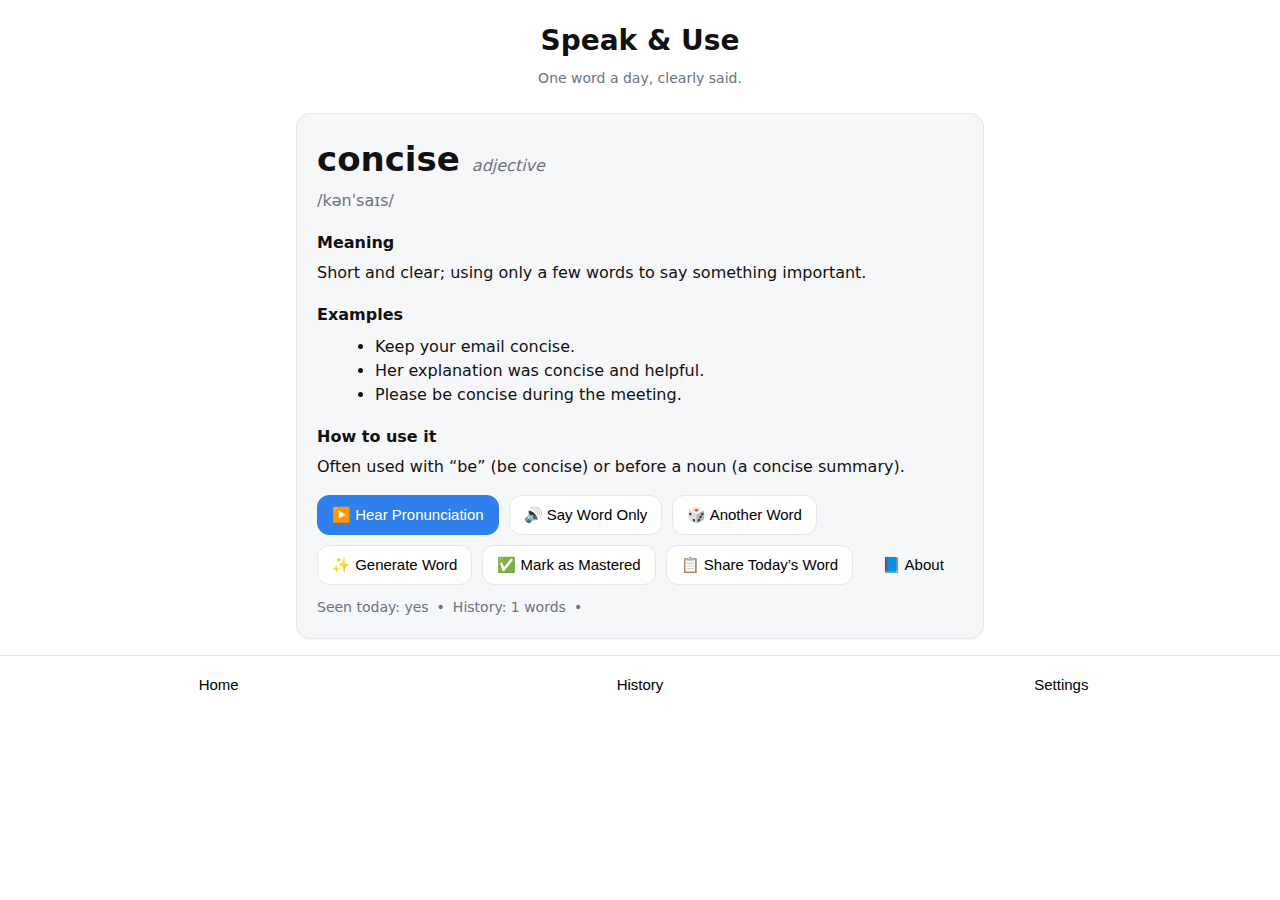
<file: index.html>
<!DOCTYPE html> <!-- Tell the browser this is HTML5 -->
<html lang="en"> <!-- Start of the page; primary language is English -->
<head> <!-- Hidden setup area -->
  <link rel="manifest" href="manifest.webmanifest">
  <meta name="theme-color" content="#2f80ed">
  <meta charset="UTF-8" /> <!-- Support all normal characters -->
  <meta name="viewport" content="width=device-width, initial-scale=1.0" /> <!-- Fit phones -->
  <title>Speak & Use</title> <!-- Text on the browser tab -->
  <link rel="stylesheet" href="style.css" /> <!-- Attach our styles -->
</head>
<body> <!-- Everything visible goes here -->
  <header class="app-header"> <!-- Top section of the page -->
    <h1 class="app-title">Speak & Use</h1> <!-- Big app title -->
    <p class="app-tagline">One word a day, clearly said.</p> <!-- Short description -->
  </header>

  <main class="container"> <!-- Center content and set max width -->
  <section id="screen-home" class="screen active">
  <div class="card word-card">
    <div class="word-row">
      <h2 id="wordText" class="word">concise</h2>
      <span id="partOfSpeech" class="pos">adjective</span>
    </div>
    <div id="ipa" class="ipa">/kənˈsaɪs/</div>

    <h3 class="section-title">Meaning</h3>
    <p id="meaning" class="meaning">
      Expressing much in few words; short and clear.
    </p>

    <h3 class="section-title">Examples</h3>
    <ul id="examples" class="examples">
      <li>Keep your email concise.</li>
      <li>The guide is concise and useful.</li>
      <li>Please be concise during the meeting.</li>
    </ul>

    <h3 class="section-title">How to use it</h3>
    <p id="tip" class="meaning">
      Often used with “be” (be concise) or before a noun (a concise summary).
    </p>

    <div class="actions">
      <button id="btnSpeak" class="btn primary">▶️ Hear Pronunciation</button>
      <button id="btnSpeakWordOnly" class="btn">🔊 Say Word Only</button>
      <button id="btnAnother" class="btn">🎲 Another Word</button>
      <button id="btnGenerate" class="btn">✨ Generate Word</button>
      <button id="btnToggleMastered" class="btn">✅ Mark as Mastered</button>
      <button id="btnShare" class="btn">📋 Share Today’s Word</button>
      <button class="tab" data-target="screen-about">📘 About</button>
    </div>

    <div class="meta">
  <span id="seenToday">Seen today: yes</span>
  <span>•</span>
  <span id="historyCount">History: 12 words</span>
  <span>•</span>
  <span id="masteredBadge" style="display:none;">✓ Mastered</span>
</div>
</section>


    <section id="screen-history" class="screen"> <!-- History screen (hidden now) -->
      <div class="card">
        <h2>History</h2>
        <input id="searchHistory" class="input" type="text" placeholder="Search words..." />
        <ul id="historyList" class="list"></ul> <!-- Will fill it later with JS -->
        <button id="btnClearHistory" class="btn danger">Clear History</button>
      </div>
    </section>

    <section class="screen" id="screen-about">
      <div class="card">
        <h2>About Speak & Use</h2>
        <p>Learn one English word every day — with pronunciation, examples, and a daily word feature.</p>
        <p>This app was built with pure HTML, CSS, and JavaScript, and stores your progress locally.</p>
     </div>
   </section>


    <section id="screen-settings" class="screen"> <!-- Settings screen (hidden now) -->
      <div class="card">
        <h2>Settings</h2>
        <hr style="margin:16px 0; border:none; border-top:1px solid var(--border);" />

<h3 class="section-title">Add Your Own Word</h3>

<div class="setting-row" style="flex-direction:column; align-items:stretch;">
  <label for="inWord">Word *</label>
  <input id="inWord" class="input" type="text" placeholder="e.g., negotiate" />
</div>

<div class="setting-row" style="flex-direction:column; align-items:stretch;">
  <label for="inPos">Part of Speech</label>
  <input id="inPos" class="input" type="text" placeholder="e.g., verb, noun, adjective" />
</div>

<div class="setting-row" style="flex-direction:column; align-items:stretch;">
  <label for="inIpa">IPA (optional)</label>
  <input id="inIpa" class="input" type="text" placeholder="/nɪˈɡoʊ.ʃi.eɪt/" />
</div>

<div class="setting-row" style="flex-direction:column; align-items:stretch;">
  <label for="inMeaning">Meaning *</label>
  <textarea id="inMeaning" class="input" rows="2" placeholder="Simple one-sentence explanation"></textarea>
</div>

<div class="setting-row" style="flex-direction:column; align-items:stretch;">
  <label for="inExamples">Examples (one per line, need at least 2) *</label>
  <textarea id="inExamples" class="input" rows="4" placeholder="I will negotiate a better price.&#10;They negotiated the contract terms."></textarea>
</div>

<div class="setting-row" style="flex-direction:column; align-items:stretch;">
  <label for="inTip">Usage Tip (optional)</label>
  <input id="inTip" class="input" type="text" placeholder="Often used with 'with/for/over'..." />
</div>

<div class="actions">
  <button id="btnSaveWord" class="btn primary">💾 Save Word</button>
  <button id="btnClearForm" class="btn">🧹 Clear Form</button>
</div>

        <div class="setting-row">
          <label>Daily Word Time</label>
          <input id="dailyTime" class="input" type="time" value="09:00" />
        </div>
        <div class="setting-row">
          <label>Auto-speak when opening from History</label>
          <input id="chkAutoSpeak" type="checkbox" />
        </div>
        <div class="setting-row">
          <label>Theme</label>
          <div class="segmented">
            <button class="seg active" data-theme="light">Light</button>
            <button class="seg" data-theme="dark">Dark</button>
        </div>
        </div>
        <button id="btnResetToday" class="btn">Reset Today’s Word</button>
      </div>
    </section>
  </main>

  <nav class="tabbar"> <!-- Bottom tabs -->
    <button class="tab active" data-target="screen-home">Home</button>
    <button class="tab" data-target="screen-history">History</button>
    <button class="tab" data-target="screen-settings">Settings</button>
  </nav>

  <script src="script.js"></script> <!-- We’ll add behavior soon -->
</body>
</html>
</file>
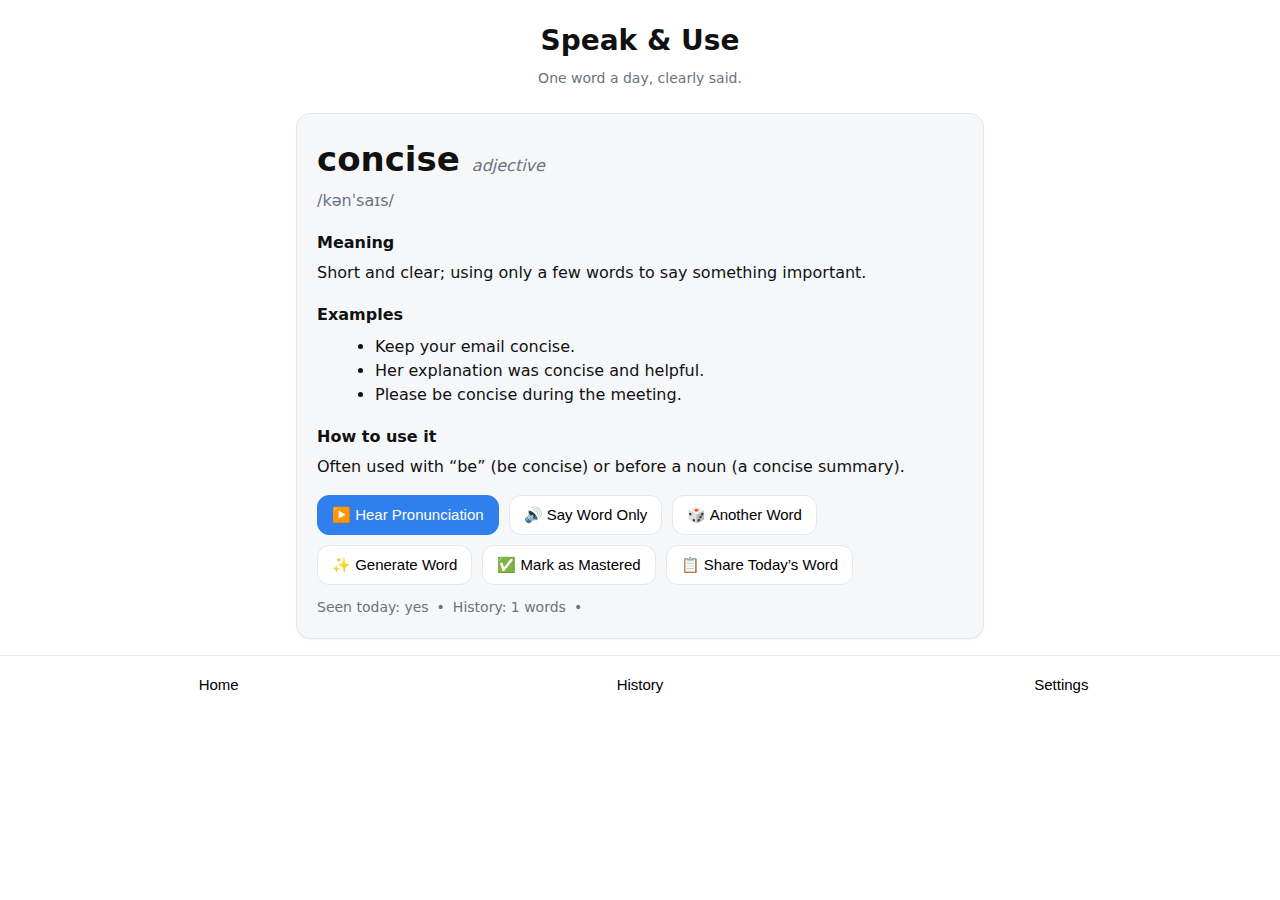
<file: Speak&Use/index.html>
<!DOCTYPE html> <!-- Tell the browser this is HTML5 -->
<html lang="en"> <!-- Start of the page; primary language is English -->
<head> <!-- Hidden setup area -->
  <meta charset="UTF-8" /> <!-- Support all normal characters -->
  <meta name="viewport" content="width=device-width, initial-scale=1.0" /> <!-- Fit phones -->
  <title>Speak & Use</title> <!-- Text on the browser tab -->
  <link rel="stylesheet" href="style.css" /> <!-- Attach our styles -->
</head>
<body> <!-- Everything visible goes here -->
  <header class="app-header"> <!-- Top section of the page -->
    <h1 class="app-title">Speak & Use</h1> <!-- Big app title -->
    <p class="app-tagline">One word a day, clearly said.</p> <!-- Short description -->
  </header>

  <main class="container"> <!-- Center content and set max width -->
  <section id="screen-home" class="screen active">
  <div class="card word-card">
    <div class="word-row">
      <h2 id="wordText" class="word">concise</h2>
      <span id="partOfSpeech" class="pos">adjective</span>
    </div>
    <div id="ipa" class="ipa">/kənˈsaɪs/</div>

    <h3 class="section-title">Meaning</h3>
    <p id="meaning" class="meaning">
      Expressing much in few words; short and clear.
    </p>

    <h3 class="section-title">Examples</h3>
    <ul id="examples" class="examples">
      <li>Keep your email concise.</li>
      <li>The guide is concise and useful.</li>
      <li>Please be concise during the meeting.</li>
    </ul>

    <h3 class="section-title">How to use it</h3>
    <p id="tip" class="meaning">
      Often used with “be” (be concise) or before a noun (a concise summary).
    </p>

    <div class="actions">
      <button id="btnSpeak" class="btn primary">▶️ Hear Pronunciation</button>
      <button id="btnSpeakWordOnly" class="btn">🔊 Say Word Only</button>
      <button id="btnAnother" class="btn">🎲 Another Word</button>
      <button id="btnGenerate" class="btn">✨ Generate Word</button>
      <button id="btnToggleMastered" class="btn">✅ Mark as Mastered</button>
      <button id="btnShare" class="btn">📋 Share Today’s Word</button>
    </div>

    <div class="meta">
  <span id="seenToday">Seen today: yes</span>
  <span>•</span>
  <span id="historyCount">History: 12 words</span>
  <span>•</span>
  <span id="masteredBadge" style="display:none;">✓ Mastered</span>
</div>
</section>


    <section id="screen-history" class="screen"> <!-- History screen (hidden now) -->
      <div class="card">
        <h2>History</h2>
        <input id="searchHistory" class="input" type="text" placeholder="Search words..." />
        <ul id="historyList" class="list"></ul> <!-- Will fill it later with JS -->
        <button id="btnClearHistory" class="btn danger">Clear History</button>
      </div>
    </section>

    <section id="screen-settings" class="screen"> <!-- Settings screen (hidden now) -->
      <div class="card">
        <h2>Settings</h2>
        <hr style="margin:16px 0; border:none; border-top:1px solid var(--border);" />

<h3 class="section-title">Add Your Own Word</h3>

<div class="setting-row" style="flex-direction:column; align-items:stretch;">
  <label for="inWord">Word *</label>
  <input id="inWord" class="input" type="text" placeholder="e.g., negotiate" />
</div>

<div class="setting-row" style="flex-direction:column; align-items:stretch;">
  <label for="inPos">Part of Speech</label>
  <input id="inPos" class="input" type="text" placeholder="e.g., verb, noun, adjective" />
</div>

<div class="setting-row" style="flex-direction:column; align-items:stretch;">
  <label for="inIpa">IPA (optional)</label>
  <input id="inIpa" class="input" type="text" placeholder="/nɪˈɡoʊ.ʃi.eɪt/" />
</div>

<div class="setting-row" style="flex-direction:column; align-items:stretch;">
  <label for="inMeaning">Meaning *</label>
  <textarea id="inMeaning" class="input" rows="2" placeholder="Simple one-sentence explanation"></textarea>
</div>

<div class="setting-row" style="flex-direction:column; align-items:stretch;">
  <label for="inExamples">Examples (one per line, need at least 2) *</label>
  <textarea id="inExamples" class="input" rows="4" placeholder="I will negotiate a better price.&#10;They negotiated the contract terms."></textarea>
</div>

<div class="setting-row" style="flex-direction:column; align-items:stretch;">
  <label for="inTip">Usage Tip (optional)</label>
  <input id="inTip" class="input" type="text" placeholder="Often used with 'with/for/over'..." />
</div>

<div class="actions">
  <button id="btnSaveWord" class="btn primary">💾 Save Word</button>
  <button id="btnClearForm" class="btn">🧹 Clear Form</button>
</div>

        <div class="setting-row">
          <label>Daily Word Time</label>
          <input id="dailyTime" class="input" type="time" value="09:00" />
        </div>
        <div class="setting-row">
          <label>Auto-speak when opening from History</label>
          <input id="chkAutoSpeak" type="checkbox" />
        </div>
        <div class="setting-row">
          <label>Theme</label>
          <div class="segmented">
            <button class="seg active" data-theme="light">Light</button>
            <button class="seg" data-theme="dark">Dark</button>
        </div>
        </div>
        <button id="btnResetToday" class="btn">Reset Today’s Word</button>
      </div>
    </section>
  </main>

  <nav class="tabbar"> <!-- Bottom tabs -->
    <button class="tab active" data-target="screen-home">Home</button>
    <button class="tab" data-target="screen-history">History</button>
    <button class="tab" data-target="screen-settings">Settings</button>
  </nav>

  <script src="script.js"></script> <!-- We’ll add behavior soon -->
</body>
</html>
</file>
<file: style.css>
:root {
  --bg: #ffffff;
  --text: #111111;
  --muted: #6b7280;
  --card: #f6f7f9;
  --border: #e5e7eb;
  --brand: #2f80ed;
  --danger: #ef4444;
}

* { box-sizing: border-box; }

html, body {
  margin: 0;
  padding: 0;
  background: var(--bg);
  color: var(--text);
  font-family: system-ui, -apple-system, Segoe UI, Roboto, Arial, sans-serif;
  line-height: 1.5;
}

.app-header {
  padding: 20px 16px 8px;
  text-align: center;
}

.app-title {
  margin: 0;
  font-size: 28px;
  font-weight: 800;
}

.app-tagline {
  margin: 6px 0 0;
  color: var(--muted);
  font-size: 14px;
}

.container {
  max-width: 720px;
  margin: 0 auto;
  padding: 16px;
}

.card {
  background: var(--card);
  border: 1px solid var(--border);
  border-radius: 14px;
  padding: 16px;
}

.word-card { padding: 20px; }

.word-row {
  display: flex;
  align-items: baseline;
  gap: 12px;
}

.word {
  font-size: 34px;
  margin: 0;
}

.pos {
  color: var(--muted);
  font-style: italic;
}

.ipa {
  margin-top: 4px;
  color: var(--muted);
}

.section-title {
  margin: 18px 0 6px;
  font-size: 16px;
  font-weight: 700;
}

.meaning {
  margin: 0;
  font-size: 16px;
}

.examples {
  margin: 8px 0 0 18px;
}

.actions {
  display: flex;
  flex-wrap: wrap;
  gap: 10px;
  margin-top: 16px;
}

.btn {
  appearance: none;
  border: 1px solid var(--border);
  background: #fff;
  padding: 10px 14px;
  border-radius: 12px;
  font-size: 15px;
  cursor: pointer;
}

.btn.primary {
  background: var(--brand);
  color: white;
  border-color: var(--brand);
}

.btn.danger {
  background: var(--danger);
  color: white;
  border-color: var(--danger);
}

.meta {
  margin-top: 12px;
  color: var(--muted);
  display: flex;
  gap: 8px;
  font-size: 14px;
}

.input {
  width: 100%;
  padding: 10px 12px;
  font-size: 15px;
  border-radius: 10px;
  border: 1px solid var(--border);
  background: white;
}

.list {
  margin: 12px 0;
  padding-left: 18px;
}

.setting-row {
  display: flex;
  align-items: center;
  justify-content: space-between;
  gap: 12px;
  margin: 12px 0;
}

.segmented {
  display: inline-flex;
  border: 1px solid var(--border);
  border-radius: 10px;
  overflow: hidden;
}

.seg {
  padding: 8px 12px;
  border: none;
  background: white;
  cursor: pointer;
}

.seg.active {
  background: var(--brand);
  color: white;
}

.tabbar {
  position: sticky;
  bottom: 0;
  left: 0;
  right: 0;
  display: flex;
  gap: 4px;
  justify-content: space-around;
  padding: 10px;
  background: #fff;
  border-top: 1px solid var(--border);
}

.tab {
  flex: 1;
  padding: 10px 0;
  border: none;
  background: transparent;
  cursor: pointer;
  font-size: 15px;
}

.screen { display: none; }
.screen.active { display: block; }

/* Dark theme (we’ll toggle later) */
.dark {
  --bg: #111111;
  --text: #ffffff;
  --muted: #9ca3af;
  --card: #1a1c1f;
  --border: #2a2c30;
  --brand: #2f80ed;
  --danger: #ef4444;
}

.dark .btn { background: #1d1f22; color: var(--text); border-color: var(--border); }
.dark .tabbar { background: #151718; }

/* ---------- Phase 5 polish ---------- */

/* Larger base font on mobile for readability */
@media (max-width: 420px) {
  html, body { font-size: 17px; }
  .word { font-size: 36px; }
}

/* Nice focus rings for accessibility (Tab navigation) */
:focus-visible {
  outline: 3px solid #7aa7ff;
  outline-offset: 2px;
  border-radius: 6px;
}

/* Buttons feel clicky */
.btn:active { transform: scale(0.98); }

/* Cards breathe a bit more */
.card { box-shadow: 0 1px 2px rgba(0,0,0,0.04); }

/* Auto-detect dark mode (only when the user hasn’t chosen manually) */
:root:not(.theme-forced) .auto-dark {
  /* This class will be toggled on <body> by JS if no manual choice exists */
}
@media (prefers-color-scheme: dark) {
  :root:not(.theme-forced) .auto-dark {
    --bg: #111111;
    --text: #ffffff;
    --muted: #9ca3af;
    --card: #1a1c1f;
    --border: #2a2c30;
  }
}

/* “Copied!” toast */
.toast {
  position: fixed;
  left: 50%;
  bottom: 84px; /* above tab bar */
  transform: translateX(-50%);
  background: #222;
  color: #fff;
  padding: 10px 14px;
  border-radius: 10px;
  font-size: 14px;
  opacity: 0;
  pointer-events: none;
  transition: opacity 200ms ease;
}
.toast.show { opacity: 0.95; }

/* Small helper for tiny labels */
.kicker {
  font-size: 12px;
  text-transform: uppercase;
  letter-spacing: .04em;
  color: var(--muted);
}
</file>
<file: Speak&Use/style.css>
:root {
  --bg: #ffffff;
  --text: #111111;
  --muted: #6b7280;
  --card: #f6f7f9;
  --border: #e5e7eb;
  --brand: #2f80ed;
  --danger: #ef4444;
}

* { box-sizing: border-box; }

html, body {
  margin: 0;
  padding: 0;
  background: var(--bg);
  color: var(--text);
  font-family: system-ui, -apple-system, Segoe UI, Roboto, Arial, sans-serif;
  line-height: 1.5;
}

.app-header {
  padding: 20px 16px 8px;
  text-align: center;
}

.app-title {
  margin: 0;
  font-size: 28px;
  font-weight: 800;
}

.app-tagline {
  margin: 6px 0 0;
  color: var(--muted);
  font-size: 14px;
}

.container {
  max-width: 720px;
  margin: 0 auto;
  padding: 16px;
}

.card {
  background: var(--card);
  border: 1px solid var(--border);
  border-radius: 14px;
  padding: 16px;
}

.word-card { padding: 20px; }

.word-row {
  display: flex;
  align-items: baseline;
  gap: 12px;
}

.word {
  font-size: 34px;
  margin: 0;
}

.pos {
  color: var(--muted);
  font-style: italic;
}

.ipa {
  margin-top: 4px;
  color: var(--muted);
}

.section-title {
  margin: 18px 0 6px;
  font-size: 16px;
  font-weight: 700;
}

.meaning {
  margin: 0;
  font-size: 16px;
}

.examples {
  margin: 8px 0 0 18px;
}

.actions {
  display: flex;
  flex-wrap: wrap;
  gap: 10px;
  margin-top: 16px;
}

.btn {
  appearance: none;
  border: 1px solid var(--border);
  background: #fff;
  padding: 10px 14px;
  border-radius: 12px;
  font-size: 15px;
  cursor: pointer;
}

.btn.primary {
  background: var(--brand);
  color: white;
  border-color: var(--brand);
}

.btn.danger {
  background: var(--danger);
  color: white;
  border-color: var(--danger);
}

.meta {
  margin-top: 12px;
  color: var(--muted);
  display: flex;
  gap: 8px;
  font-size: 14px;
}

.input {
  width: 100%;
  padding: 10px 12px;
  font-size: 15px;
  border-radius: 10px;
  border: 1px solid var(--border);
  background: white;
}

.list {
  margin: 12px 0;
  padding-left: 18px;
}

.setting-row {
  display: flex;
  align-items: center;
  justify-content: space-between;
  gap: 12px;
  margin: 12px 0;
}

.segmented {
  display: inline-flex;
  border: 1px solid var(--border);
  border-radius: 10px;
  overflow: hidden;
}

.seg {
  padding: 8px 12px;
  border: none;
  background: white;
  cursor: pointer;
}

.seg.active {
  background: var(--brand);
  color: white;
}

.tabbar {
  position: sticky;
  bottom: 0;
  left: 0;
  right: 0;
  display: flex;
  gap: 4px;
  justify-content: space-around;
  padding: 10px;
  background: #fff;
  border-top: 1px solid var(--border);
}

.tab {
  flex: 1;
  padding: 10px 0;
  border: none;
  background: transparent;
  cursor: pointer;
  font-size: 15px;
}

.screen { display: none; }
.screen.active { display: block; }

/* Dark theme (we’ll toggle later) */
.dark {
  --bg: #111111;
  --text: #ffffff;
  --muted: #9ca3af;
  --card: #1a1c1f;
  --border: #2a2c30;
  --brand: #2f80ed;
  --danger: #ef4444;
}

.dark .btn { background: #1d1f22; color: var(--text); border-color: var(--border); }
.dark .tabbar { background: #151718; }

/* ---------- Phase 5 polish ---------- */

/* Larger base font on mobile for readability */
@media (max-width: 420px) {
  html, body { font-size: 17px; }
  .word { font-size: 36px; }
}

/* Nice focus rings for accessibility (Tab navigation) */
:focus-visible {
  outline: 3px solid #7aa7ff;
  outline-offset: 2px;
  border-radius: 6px;
}

/* Buttons feel clicky */
.btn:active { transform: scale(0.98); }

/* Cards breathe a bit more */
.card { box-shadow: 0 1px 2px rgba(0,0,0,0.04); }

/* Auto-detect dark mode (only when the user hasn’t chosen manually) */
:root:not(.theme-forced) .auto-dark {
  /* This class will be toggled on <body> by JS if no manual choice exists */
}
@media (prefers-color-scheme: dark) {
  :root:not(.theme-forced) .auto-dark {
    --bg: #111111;
    --text: #ffffff;
    --muted: #9ca3af;
    --card: #1a1c1f;
    --border: #2a2c30;
  }
}

/* “Copied!” toast */
.toast {
  position: fixed;
  left: 50%;
  bottom: 84px; /* above tab bar */
  transform: translateX(-50%);
  background: #222;
  color: #fff;
  padding: 10px 14px;
  border-radius: 10px;
  font-size: 14px;
  opacity: 0;
  pointer-events: none;
  transition: opacity 200ms ease;
}
.toast.show { opacity: 0.95; }

/* Small helper for tiny labels */
.kicker {
  font-size: 12px;
  text-transform: uppercase;
  letter-spacing: .04em;
  color: var(--muted);
}
</file>
